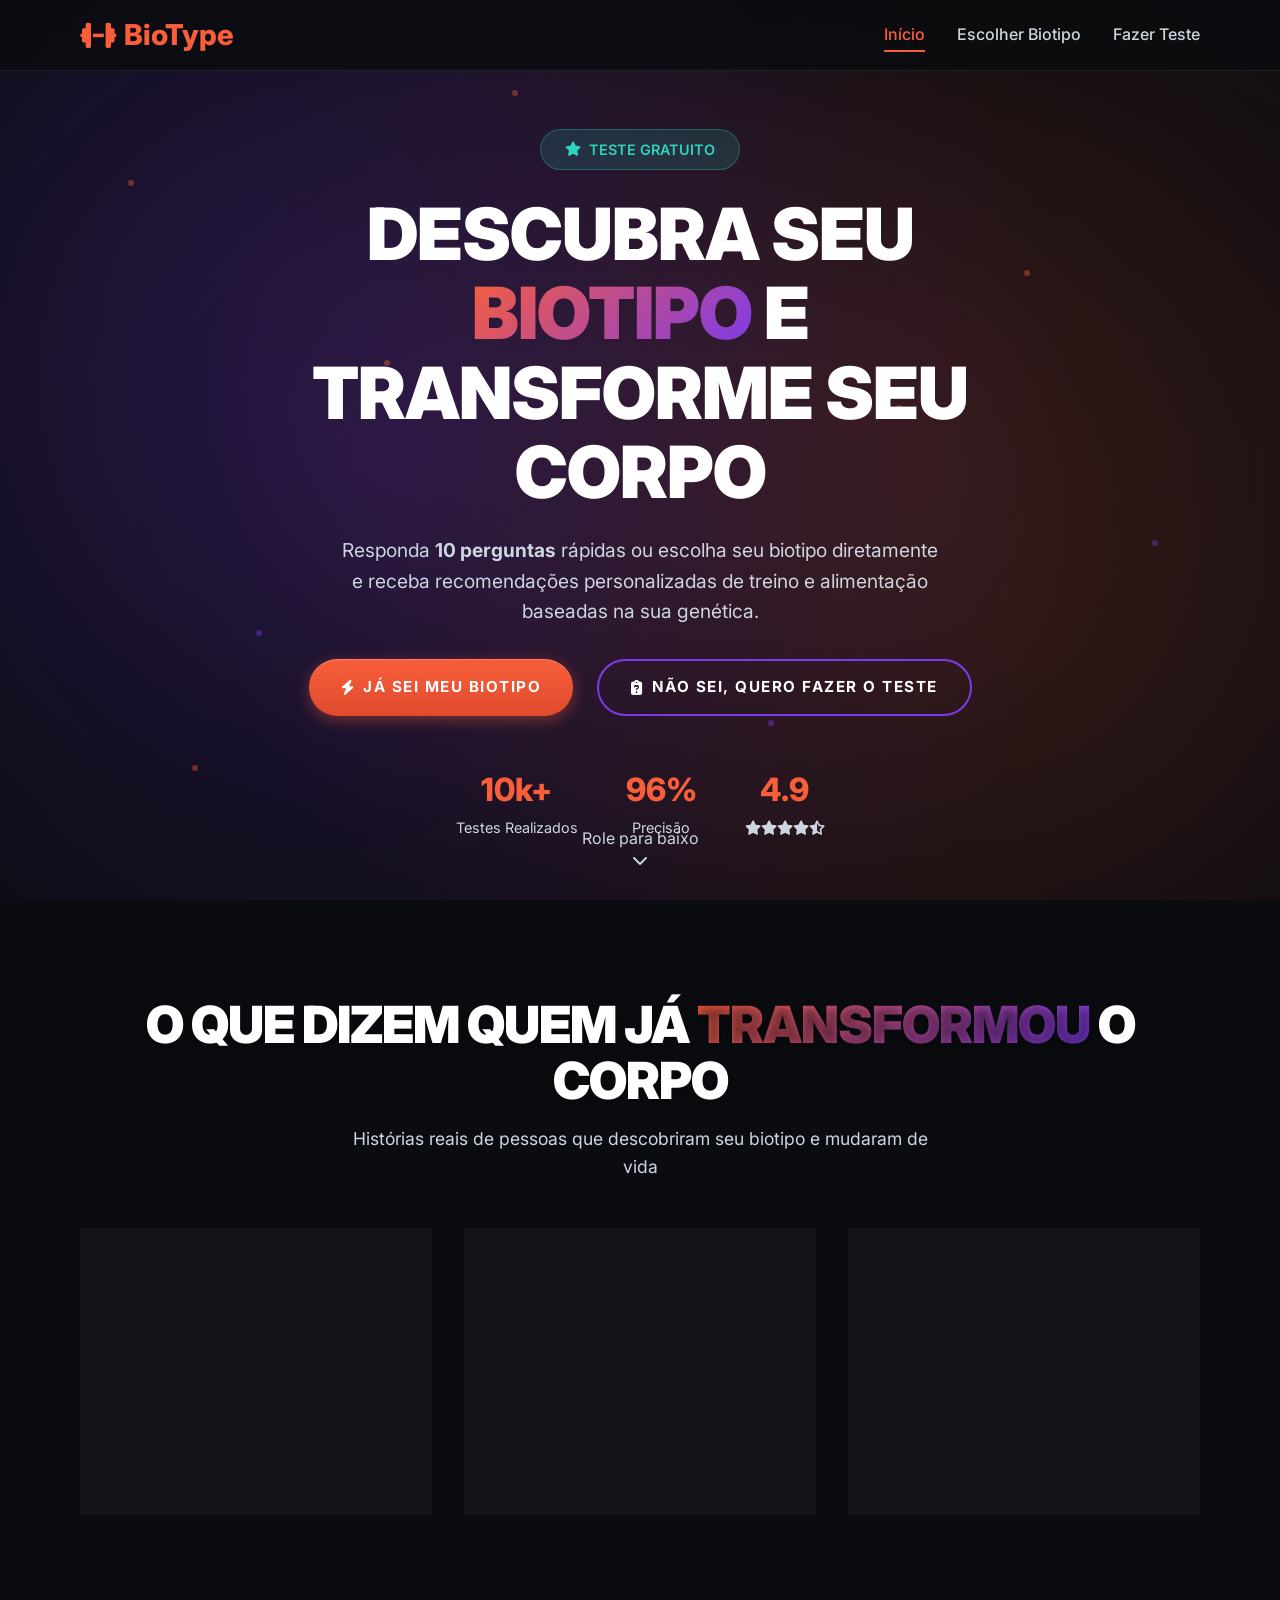
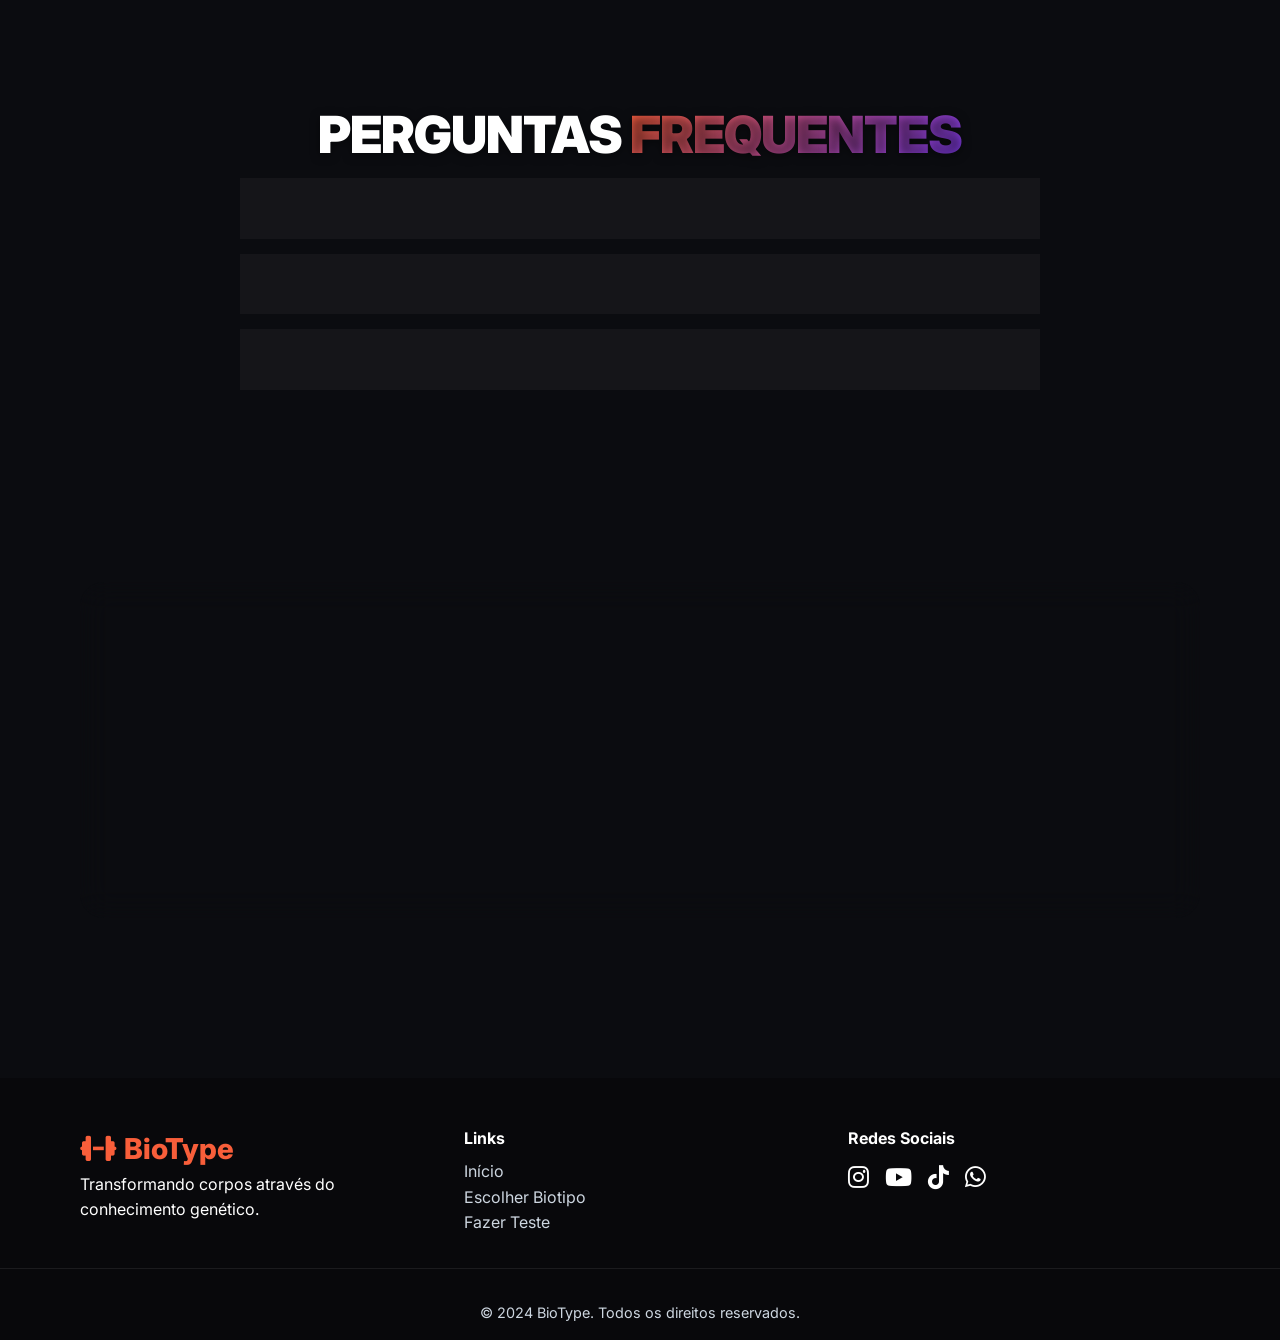
<file: index.html>
<!DOCTYPE html>
<html lang="pt-BR">
<head>
  <meta charset="UTF-8">
  <meta name="viewport" content="width=device-width, initial-scale=1.0">
  <meta name="description" content="Descubra seu biotipo corporal (Ectomorfo, Mesomorfo ou Endomorfo) e receba recomendações personalizadas de treino e alimentação.">
  <title>Descubra Seu Biotipo | Transforme Seu Corpo</title>
  <link rel="preconnect" href="https://fonts.googleapis.com">
  <link rel="preconnect" href="https://fonts.gstatic.com" crossorigin>
  <link href="https://fonts.googleapis.com/css2?family=Inter:wght@300;400;500;600;700;800;900&display=swap" rel="stylesheet">
  <link rel="stylesheet" href="https://cdnjs.cloudflare.com/ajax/libs/font-awesome/6.4.0/css/all.min.css">
  <link rel="stylesheet" href="style.css">
</head>
<body>
  <header class="header">
    <nav class="nav container">
      <a href="index.html" class="nav__logo"><i class="fa-solid fa-dumbbell"></i> BioType</a>
      <ul class="nav__list">
        <li><a href="index.html" class="nav__link active">Início</a></li>
        <li><a href="escolha.html" class="nav__link">Escolher Biotipo</a></li>
        <li><a href="questionario.html" class="nav__link">Fazer Teste</a></li>
      </ul>
      <button class="nav__toggle" aria-label="Abrir menu"><i class="fa-solid fa-bars"></i></button>
    </nav>
  </header>

  <main>
    <!-- Hero -->
    <section class="hero">
      <div class="hero__bg">
        <div class="hero__gradient"></div>
        <div class="hero__particles" aria-hidden="true">
          <span></span><span></span><span></span><span></span><span></span>
          <span></span><span></span><span></span><span></span><span></span>
        </div>
      </div>
      <div class="hero__content container">
        <span class="hero__badge fade-in-up"><i class="fa-solid fa-star"></i> TESTE GRATUITO</span>
        <h1 class="hero__title fade-in-up delay-1">DESCUBRA SEU <span class="text-gradient">BIOTIPO</span> E TRANSFORME SEU CORPO</h1>
        <p class="hero__subtitle fade-in-up delay-2">Responda <strong>10 perguntas</strong> rápidas ou escolha seu biotipo diretamente e receba recomendações personalizadas de treino e alimentação baseadas na sua genética.</p>
        <div class="hero__actions fade-in-up delay-3">
          <a href="escolha.html" class="btn btn--primary btn--pulse"><i class="fa-solid fa-bolt"></i> JÁ SEI MEU BIOTIPO</a>
          <a href="questionario.html" class="btn btn--secondary"><i class="fa-solid fa-clipboard-question"></i> NÃO SEI, QUERO FAZER O TESTE</a>
        </div>
        <div class="hero__stats fade-in-up delay-4">
          <div class="hero__stat"><span class="hero__stat-number">10k+</span><span class="hero__stat-label">Testes Realizados</span></div>
          <div class="hero__stat"><span class="hero__stat-number">96%</span><span class="hero__stat-label">Precisão</span></div>
          <div class="hero__stat"><span class="hero__stat-number">4.9</span><span class="hero__stat-label"><i class="fa-solid fa-star"></i><i class="fa-solid fa-star"></i><i class="fa-solid fa-star"></i><i class="fa-solid fa-star"></i><i class="fa-solid fa-star-half-stroke"></i></span></div>
        </div>
      </div>
      <div class="hero__scroll-indicator"><span>Role para baixo</span><i class="fa-solid fa-chevron-down"></i></div>
    </section>

    <!-- Depoimentos -->
    <section class="testimonials section" aria-labelledby="testimonials-title">
      <div class="container">
        <h2 class="section__title fade-in-up" id="testimonials-title">O QUE DIZEM QUEM JÁ <span class="text-gradient">TRANSFORMOU</span> O CORPO</h2>
        <p class="section__subtitle fade-in-up delay-1">Histórias reais de pessoas que descobriram seu biotipo e mudaram de vida</p>
        <div class="testimonials__grid">
          <article class="testimonial-card fade-in-up delay-1">
            <div class="testimonial-card__stars"><i class="fa-solid fa-star"></i><i class="fa-solid fa-star"></i><i class="fa-solid fa-star"></i><i class="fa-solid fa-star"></i><i class="fa-solid fa-star"></i></div>
            <p>"Sempre treinei como ectomorfo, mas o teste revelou que sou mesomorfo. Depois de ajustar meu treino, ganhei 8kg de massa magra em 3 meses!"</p>
            <div class="testimonial-card__author"><div class="testimonial-card__avatar"><i class="fa-solid fa-user"></i></div><div><strong>Lucas Silva</strong><span>Ectomorfo → Mesomorfo</span></div></div>
          </article>
          <article class="testimonial-card fade-in-up delay-2">
            <div class="testimonial-card__stars"><i class="fa-solid fa-star"></i><i class="fa-solid fa-star"></i><i class="fa-solid fa-star"></i><i class="fa-solid fa-star"></i><i class="fa-solid fa-star"></i></div>
            <p>"Descobri que sou endomorfa e entendi por que dietas tradicionais não funcionavam pra mim. As dicas de alimentação foram um divisor de águas. Perdi 12kg!"</p>
            <div class="testimonial-card__author"><div class="testimonial-card__avatar"><i class="fa-solid fa-user"></i></div><div><strong>Marina Costa</strong><span>Endomorfo</span></div></div>
          </article>
          <article class="testimonial-card fade-in-up delay-3">
            <div class="testimonial-card__stars"><i class="fa-solid fa-star"></i><i class="fa-solid fa-star"></i><i class="fa-solid fa-star"></i><i class="fa-solid fa-star"></i><i class="fa-solid fa-star"></i></div>
            <p>"O teste é muito preciso! Sou ectomorfo e as recomendações de treino curto e pesado fizeram toda diferença. Agora tenho um shape que nunca imaginei."</p>
            <div class="testimonial-card__author"><div class="testimonial-card__avatar"><i class="fa-solid fa-user"></i></div><div><strong>Rafael Almeida</strong><span>Ectomorfo</span></div></div>
          </article>
        </div>
      </div>
    </section>

    <!-- FAQ -->
    <section class="faq section" aria-labelledby="faq-title">
      <div class="container">
        <h2 class="section__title fade-in-up" id="faq-title">PERGUNTAS <span class="text-gradient">FREQUENTES</span></h2>
        <div class="faq__list">
          <details class="faq__item fade-in-up delay-1">
            <summary><span>O que são biotipos corporais?</span><i class="fa-solid fa-plus faq__icon"></i></summary>
            <p>Biotipos corporais (somatotipos) são classificações genéticas. Os principais: Ectomorfo (estrutura fina), Mesomorfo (atlético) e Endomorfo (tendência a acumular gordura).</p>
          </details>
          <details class="faq__item fade-in-up delay-2">
            <summary><span>O teste é gratuito?</span><i class="fa-solid fa-plus faq__icon"></i></summary>
            <p><strong>Sim, 100% gratuito!</strong> Você pode fazer o teste completo ou escolher diretamente seu biotipo. Para se aprofundar, oferecemos um Guia Completo com planos detalhados.</p>
          </details>
          <details class="faq__item fade-in-up delay-3">
            <summary><span>Como o resultado é calculado?</span><i class="fa-solid fa-plus faq__icon"></i></summary>
            <p>10 perguntas analisam estrutura óssea, metabolismo, apetite, etc. O biotipo é determinado pela maioria das respostas, com mais de 95% de precisão.</p>
          </details>
        </div>
      </div>
    </section>

    <!-- CTA final -->
    <section class="cta section">
      <div class="container">
        <div class="cta__card fade-in-up">
          <h2>PRONTO PARA DESCOBRIR SEU <span class="text-gradient">BIOTIPO</span>?</h2>
          <p>Mais de 10.000 pessoas já transformaram seus corpos com nossas recomendações personalizadas.</p>
          <a href="questionario.html" class="btn btn--primary btn--pulse btn--lg"><i class="fa-solid fa-rocket"></i> COMEÇAR TESTE AGORA</a>
        </div>
      </div>
    </section>
  </main>

  <footer class="footer">
    <div class="container footer__grid">
      <div class="footer__brand"><a href="index.html" class="footer__logo"><i class="fa-solid fa-dumbbell"></i> BioType</a><p>Transformando corpos através do conhecimento genético.</p></div>
      <div class="footer__links">
        <h4>Links</h4>
        <ul><li><a href="index.html">Início</a></li><li><a href="escolha.html">Escolher Biotipo</a></li><li><a href="questionario.html">Fazer Teste</a></li></ul>
      </div>
      <div class="footer__social">
        <h4>Redes Sociais</h4>
        <div class="footer__social-icons">
          <a href="#" aria-label="Instagram"><i class="fa-brands fa-instagram"></i></a>
          <a href="#" aria-label="YouTube"><i class="fa-brands fa-youtube"></i></a>
          <a href="#" aria-label="TikTok"><i class="fa-brands fa-tiktok"></i></a>
          <a href="#" aria-label="WhatsApp"><i class="fa-brands fa-whatsapp"></i></a>
        </div>
      </div>
    </div>
    <div class="footer__bottom"><p>&copy; 2024 BioType. Todos os direitos reservados.</p></div>
  </footer>
  <script src="script.js"></script>
</body>
</html>
</file>
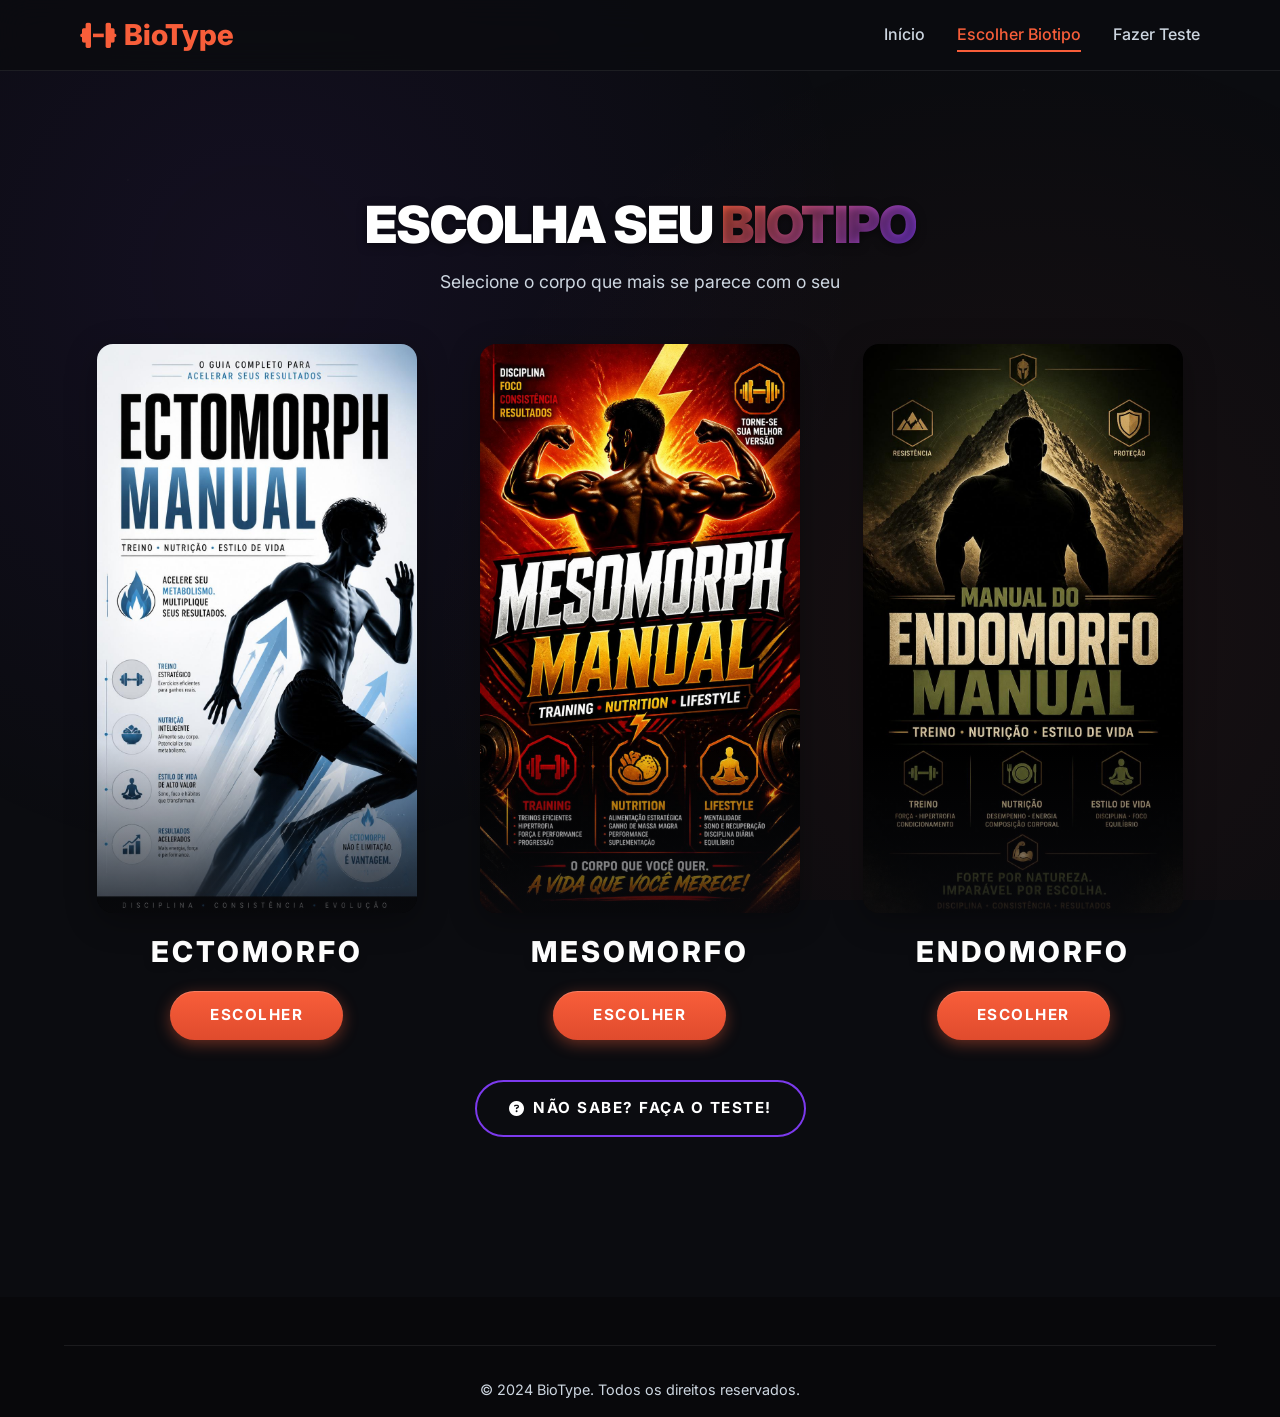
<file: escolha.html>
<!DOCTYPE html>
<html lang="pt-BR">
<head>
  <meta charset="UTF-8">
  <meta name="viewport" content="width=device-width, initial-scale=1.0">
  <title>Escolha seu Biotipo | BioType</title>
  <link rel="preconnect" href="https://fonts.googleapis.com">
  <link rel="preconnect" href="https://fonts.gstatic.com" crossorigin>
  <link href="https://fonts.googleapis.com/css2?family=Inter:wght@300;400;500;600;700;800;900&display=swap" rel="stylesheet">
  <link rel="stylesheet" href="https://cdnjs.cloudflare.com/ajax/libs/font-awesome/6.4.0/css/all.min.css">
  <link rel="stylesheet" href="style.css">
</head>
<body>
  <header class="header">
    <nav class="nav container">
      <a href="index.html" class="nav__logo"><i class="fa-solid fa-dumbbell"></i> BioType</a>
      <ul class="nav__list">
        <li><a href="index.html" class="nav__link">Início</a></li>
        <li><a href="escolha.html" class="nav__link active">Escolher Biotipo</a></li>
        <li><a href="questionario.html" class="nav__link">Fazer Teste</a></li>
      </ul>
      <button class="nav__toggle" aria-label="Abrir menu"><i class="fa-solid fa-bars"></i></button>
    </nav>
  </header>

  <main class="page-container">
    <section class="escolha section">
      <div class="container">
        <h1 class="section__title fade-in-up">ESCOLHA SEU <span class="text-gradient">BIOTIPO</span></h1>
        <p class="section__subtitle fade-in-up delay-1">Selecione o corpo que mais se parece com o seu</p>

        <div class="biotype-grid fade-in-up delay-2">
          <!-- Ectomorfo -->
          <div class="biotype-wrapper">
            <div class="biotype-card">
              <img src="assets/ectomorfo.png" alt="Ectomorfo">
            </div>
            <h3>ECTOMORFO</h3>
            <a href="resultado.html?biotipo=ectomorfo" class="btn btn--primary">ESCOLHER</a>
          </div>

          <!-- Mesomorfo -->
          <div class="biotype-wrapper">
            <div class="biotype-card">
              <img src="assets/mesomorfo.png" alt="Mesomorfo">
            </div>
            <h3>MESOMORFO</h3>
            <a href="resultado.html?biotipo=mesomorfo" class="btn btn--primary">ESCOLHER</a>
          </div>

          <!-- Endomorfo -->
          <div class="biotype-wrapper">
            <div class="biotype-card">
              <img src="assets/endomorfo.png" alt="Endomorfo">
            </div>
            <h3>ENDOMORFO</h3>
            <a href="resultado.html?biotipo=endomorfo" class="btn btn--primary">ESCOLHER</a>
          </div>
        </div>

        <div class="text-center fade-in-up delay-3">
          <a href="questionario.html" class="btn btn--secondary">
            <i class="fa-solid fa-circle-question"></i> NÃO SABE? FAÇA O TESTE!
          </a>
        </div>
      </div>
    </section>
  </main>

  <footer class="footer">
    <div class="container footer__bottom"><p>&copy; 2024 BioType. Todos os direitos reservados.</p></div>
  </footer>
  <script src="script.js"></script>
</body>
</html>
</file>
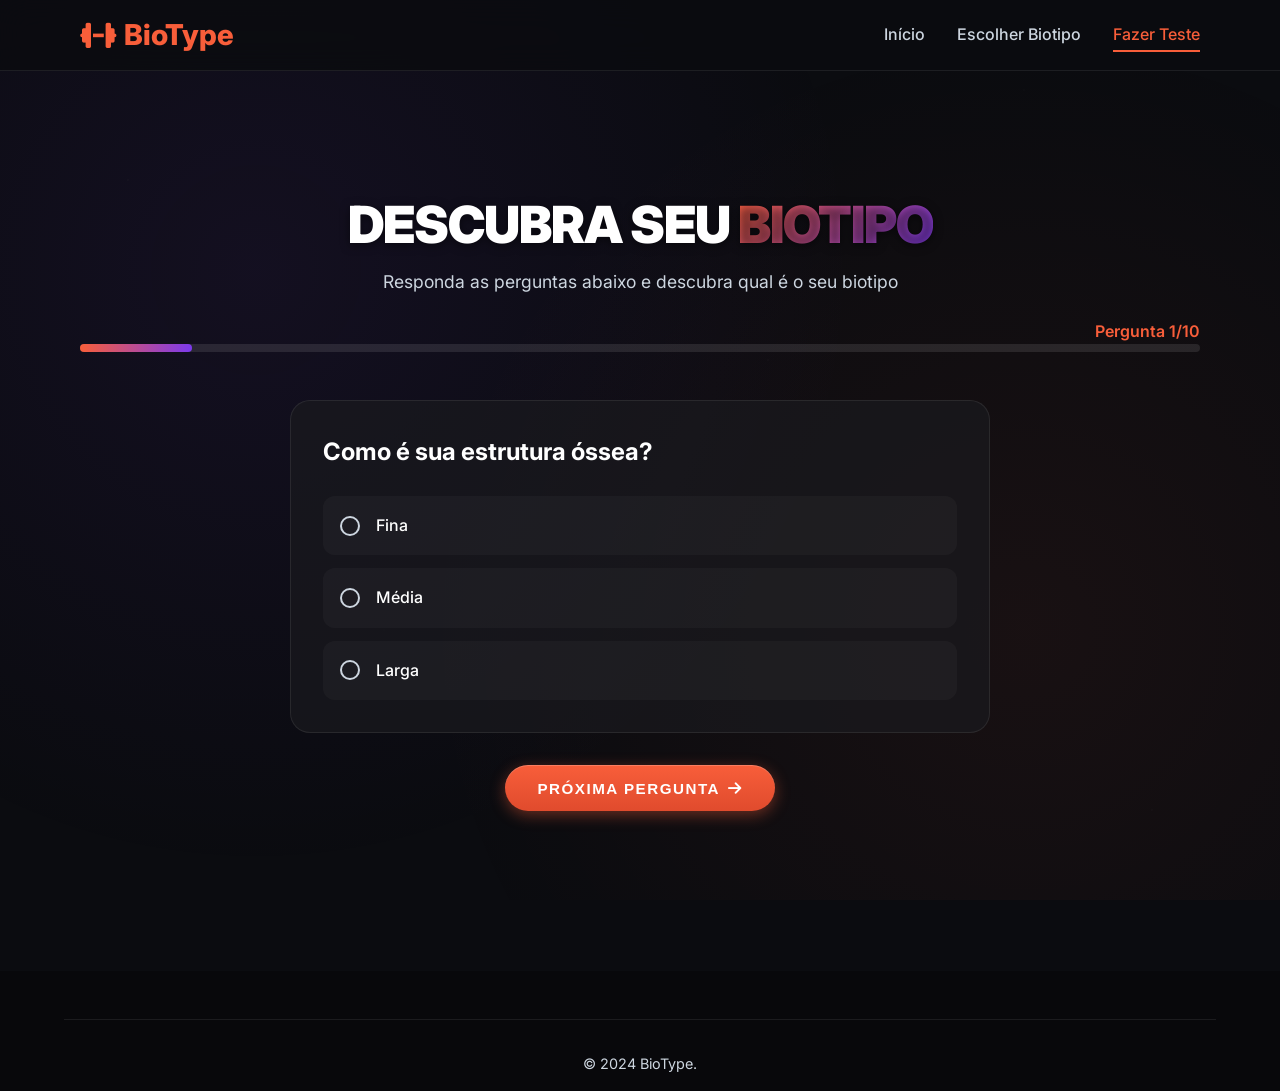
<file: questionario.html>
<!DOCTYPE html>
<html lang="pt-BR">
<head>
  <meta charset="UTF-8">
  <meta name="viewport" content="width=device-width, initial-scale=1.0">
  <title>Questionário do Biotipo | BioType</title>
  <link rel="preconnect" href="https://fonts.googleapis.com">
  <link rel="preconnect" href="https://fonts.gstatic.com" crossorigin>
  <link href="https://fonts.googleapis.com/css2?family=Inter:wght@300;400;500;600;700;800;900&display=swap" rel="stylesheet">
  <link rel="stylesheet" href="https://cdnjs.cloudflare.com/ajax/libs/font-awesome/6.4.0/css/all.min.css">
  <link rel="stylesheet" href="style.css">
</head>
<body>
  <header class="header">
    <nav class="nav container">
      <a href="index.html" class="nav__logo"><i class="fa-solid fa-dumbbell"></i> BioType</a>
      <ul class="nav__list">
        <li><a href="index.html" class="nav__link">Início</a></li>
        <li><a href="escolha.html" class="nav__link">Escolher Biotipo</a></li>
        <li><a href="questionario.html" class="nav__link active">Fazer Teste</a></li>
      </ul>
      <button class="nav__toggle" aria-label="Abrir menu"><i class="fa-solid fa-bars"></i></button>
    </nav>
  </header>

  <main class="page-container">
    <section class="quiz section">
      <div class="container">
        <h1 class="section__title fade-in-up">DESCUBRA SEU <span class="text-gradient">BIOTIPO</span></h1>
        <p class="section__subtitle fade-in-up delay-1">Responda as perguntas abaixo e descubra qual é o seu biotipo</p>

        <!-- Barra de progresso -->
        <div class="progress-bar fade-in-up delay-2" aria-label="Progresso do questionário" aria-valuemin="0" aria-valuemax="100" aria-valuenow="0">
          <div class="progress-bar__fill" id="progressFill"></div>
          <span class="progress-bar__text" id="progressText">Pergunta 1/10</span>
        </div>

        <!-- Container das perguntas -->
        <div id="quiz-container" class="quiz__container fade-in-up delay-3">
          <!-- As perguntas serão geradas dinamicamente pelo JavaScript -->
        </div>

        <!-- Botão de navegação -->
        <div class="quiz__actions fade-in-up delay-4">
          <button id="nextBtn" class="btn btn--primary" disabled>
            <span id="nextBtnText">PRÓXIMA PERGUNTA</span>
            <i class="fa-solid fa-arrow-right"></i>
          </button>
        </div>
      </div>
    </section>
  </main>

  <footer class="footer">
    <div class="container footer__bottom"><p>&copy; 2024 BioType.</p></div>
  </footer>
  <script src="script.js"></script>
</body>
</html>
</file>
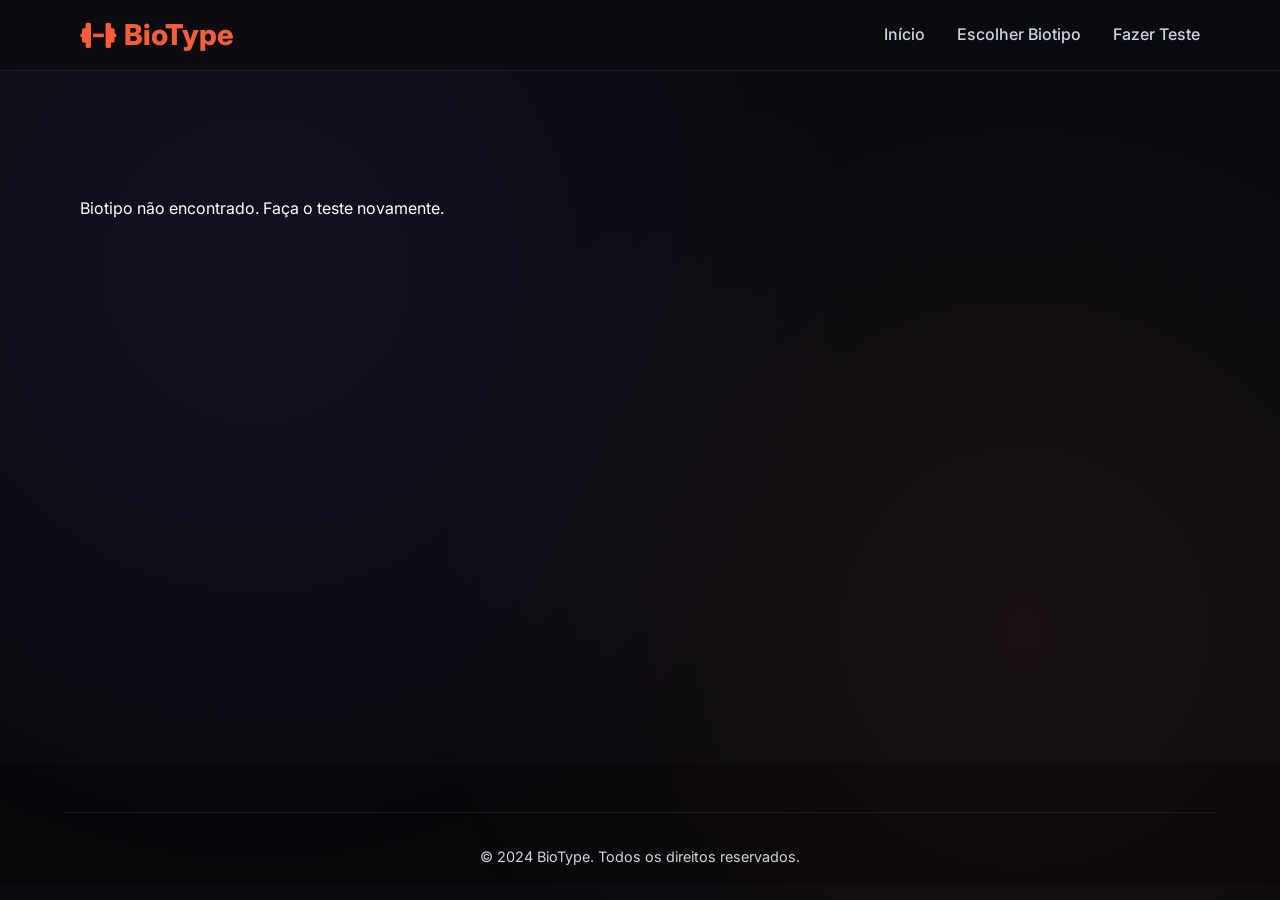
<file: resultado.html>
<!DOCTYPE html>
<html lang="pt-BR">
<head>
  <meta charset="UTF-8">
  <meta name="viewport" content="width=device-width, initial-scale=1.0">
  <title>Seu Biotipo | BioType</title>
  <link rel="preconnect" href="https://fonts.googleapis.com">
  <link rel="preconnect" href="https://fonts.gstatic.com" crossorigin>
  <link href="https://fonts.googleapis.com/css2?family=Inter:wght@300;400;500;600;700;800;900&display=swap" rel="stylesheet">
  <link rel="stylesheet" href="https://cdnjs.cloudflare.com/ajax/libs/font-awesome/6.4.0/css/all.min.css">
  <link rel="stylesheet" href="style.css">
  <style>
    /* Garantir que a imagem no resultado fique redonda e com borda */
    .resultado__image {
      width: 180px;
      height: 180px;
      margin: 0 auto 1.5rem;
      border-radius: 50%;
      overflow: hidden;
      border: 4px solid var(--primary);
      box-shadow: 0 0 30px rgba(248, 94, 58, 0.5);
      background: var(--bg-card);
    }
    .resultado__image img {
      width: 100%;
      height: 100%;
      object-fit: cover;
    }
    /* Ajuste para SVG se não usar imagem */
    .resultado__image svg {
      width: 100%;
      height: 100%;
      color: var(--primary);
    }
  </style>
</head>
<body>
  <header class="header">
    <nav class="nav container">
      <a href="index.html" class="nav__logo"><i class="fa-solid fa-dumbbell"></i> BioType</a>
      <ul class="nav__list">
        <li><a href="index.html" class="nav__link">Início</a></li>
        <li><a href="escolha.html" class="nav__link">Escolher Biotipo</a></li>
        <li><a href="questionario.html" class="nav__link">Fazer Teste</a></li>
      </ul>
      <button class="nav__toggle" aria-label="Abrir menu"><i class="fa-solid fa-bars"></i></button>
    </nav>
  </header>

  <main class="page-container">
    <section class="resultado section">
      <div class="container">
        <div id="resultado-content">
          <!-- Conteúdo preenchido pelo JavaScript -->
        </div>
      </div>
    </section>
  </main>

  <footer class="footer">
    <div class="container footer__bottom"><p>&copy; 2024 BioType. Todos os direitos reservados.</p></div>
  </footer>
  <script src="script.js"></script>
</body>
</html>
</file>
<file: style.css>
/* ==================== RESET & VARIÁVEIS ==================== */
*,
*::before,
*::after {
  margin: 0;
  padding: 0;
  box-sizing: border-box;
}

:root {
  --bg-primary: #0B0C10;
  --bg-card: #1A1A1F;
  --primary: #F85E3A;
  --primary-dark: #E04B2D;
  --secondary: #7C3AED;
  --accent: #2DD4BF;
  --text-light: #FFFFFF;
  --text-muted: #CDD6E0;
  --glass-bg: rgba(26, 26, 31, 0.7);
  --glass-border: rgba(255, 255, 255, 0.08);
  --shadow: 0 8px 32px rgba(0, 0, 0, 0.3);
  --radius: 16px;
  --transition: 0.3s ease;
  --font: 'Inter', sans-serif;
}

html {
  scroll-behavior: smooth;
}

body {
  font-family: var(--font);
  background: var(--bg-primary);
  color: var(--text-light);
  min-height: 100vh;
  line-height: 1.6;
  overflow-x: hidden;
  position: relative;
}

/* Partículas sutis no fundo (estáticas) */
body::before {
  content: '';
  position: fixed;
  top: 0;
  left: 0;
  width: 100%;
  height: 100%;
  background-image: radial-gradient(circle at 20% 30%, rgba(124, 58, 237, 0.08) 0%, transparent 50%),
                    radial-gradient(circle at 80% 70%, rgba(248, 94, 58, 0.06) 0%, transparent 50%),
                    radial-gradient(1px 1px at 10% 20%, rgba(255,255,255,0.05), transparent),
                    radial-gradient(1px 1px at 30% 70%, rgba(255,255,255,0.03), transparent),
                    radial-gradient(1px 1px at 60% 40%, rgba(255,255,255,0.04), transparent),
                    radial-gradient(1px 1px at 80% 10%, rgba(255,255,255,0.03), transparent),
                    radial-gradient(1px 1px at 90% 90%, rgba(255,255,255,0.04), transparent);
  pointer-events: none;
  z-index: 0;
}

.container {
  width: 90%;
  max-width: 1200px;
  margin: 0 auto;
  padding: 0 1rem;
  position: relative;
  z-index: 1;
}

a {
  text-decoration: none;
  color: inherit;
}

img {
  max-width: 100%;
  display: block;
}

/* ==================== TIPOGRAFIA ==================== */
.text-gradient {
  background: linear-gradient(135deg, var(--primary), var(--secondary));
  -webkit-background-clip: text;
  -webkit-text-fill-color: transparent;
  background-clip: text;
}

.section__title {
  font-size: clamp(2.2rem, 5vw, 3.2rem);
  font-weight: 900;
  text-align: center;
  margin-bottom: 1rem;
  line-height: 1.1;
  letter-spacing: -1px;
  text-shadow: 0 2px 10px rgba(0,0,0,0.5);
}

.section__subtitle {
  text-align: center;
  color: var(--text-muted);
  font-size: 1.1rem;
  font-weight: 400;
  max-width: 600px;
  margin: 0 auto 3rem;
}

/* ==================== BOTÕES ==================== */
.btn {
  display: inline-flex;
  align-items: center;
  justify-content: center;
  gap: 0.5rem;
  padding: 0.9rem 2rem;
  border-radius: 50px;
  font-weight: 700;
  font-size: 0.95rem;
  transition: all var(--transition);
  cursor: pointer;
  border: none;
  background: transparent;
  color: var(--text-light);
  text-transform: uppercase;
  letter-spacing: 1.5px;
  box-shadow: 0 4px 15px rgba(0,0,0,0.2);
  position: relative;
  overflow: hidden;
}

.btn--primary {
  background: linear-gradient(180deg, var(--primary) 0%, var(--primary-dark) 100%);
  box-shadow: 0 4px 15px rgba(248, 94, 58, 0.4), inset 0 1px 0 rgba(255,255,255,0.2);
}

.btn--primary:hover {
  transform: translateY(-3px);
  box-shadow: 0 8px 25px rgba(248, 94, 58, 0.6), inset 0 1px 0 rgba(255,255,255,0.3);
}

.btn--primary:active {
  transform: scale(0.95);
}

.btn--secondary {
  background: transparent;
  border: 2px solid var(--secondary);
  color: var(--text-light);
  box-shadow: none;
}

.btn--secondary:hover {
  background: var(--secondary);
  border-color: var(--secondary);
  transform: translateY(-2px);
  box-shadow: 0 8px 20px rgba(124, 58, 237, 0.3);
}

.btn--pulse {
  animation: pulse 2s infinite;
}

.btn--lg {
  padding: 1.1rem 2.5rem;
  font-size: 1.1rem;
}

@keyframes pulse {
  0% { box-shadow: 0 0 0 0 rgba(248, 94, 58, 0.7); }
  70% { box-shadow: 0 0 0 15px rgba(248, 94, 58, 0); }
  100% { box-shadow: 0 0 0 0 rgba(248, 94, 58, 0); }
}

/* ==================== HEADER / NAV ==================== */
.header {
  position: fixed;
  top: 0;
  left: 0;
  width: 100%;
  z-index: 100;
  background: rgba(11, 12, 16, 0.85);
  backdrop-filter: blur(15px);
  border-bottom: 1px solid var(--glass-border);
}

.nav {
  display: flex;
  align-items: center;
  justify-content: space-between;
  height: 70px;
}

.nav__logo {
  font-size: 1.8rem;
  font-weight: 800;
  color: var(--primary);
  display: flex;
  align-items: center;
  gap: 0.5rem;
}

.nav__list {
  display: flex;
  list-style: none;
  gap: 2rem;
}

.nav__link {
  font-weight: 500;
  position: relative;
  padding: 0.5rem 0;
  color: var(--text-muted);
  transition: color var(--transition);
}

.nav__link:hover,
.nav__link.active {
  color: var(--primary);
}

.nav__link.active::after {
  content: '';
  position: absolute;
  bottom: 0;
  left: 0;
  width: 100%;
  height: 2px;
  background: var(--primary);
}

.nav__toggle {
  display: none;
  background: none;
  border: none;
  color: var(--text-light);
  font-size: 1.5rem;
  cursor: pointer;
}

@media (max-width: 768px) {
  .nav__list {
    position: fixed;
    top: 70px;
    left: 0;
    width: 100%;
    flex-direction: column;
    background: rgba(11, 12, 16, 0.95);
    backdrop-filter: blur(20px);
    padding: 2rem;
    gap: 1.5rem;
    transform: translateY(-150%);
    transition: transform 0.4s ease;
    border-bottom: 1px solid var(--glass-border);
  }
  .nav__list.active {
    transform: translateY(0);
  }
  .nav__toggle {
    display: block;
  }
}

/* ==================== HERO ==================== */
.hero {
  min-height: 100vh;
  display: flex;
  align-items: center;
  justify-content: center;
  text-align: center;
  position: relative;
  overflow: hidden;
  padding-top: 70px;
}

.hero__bg {
  position: absolute;
  top: 0;
  left: 0;
  width: 100%;
  height: 100%;
  z-index: 0;
}

.hero__gradient {
  position: absolute;
  inset: 0;
  background: radial-gradient(circle at 30% 50%, rgba(124, 58, 237, 0.2), transparent 70%),
              radial-gradient(circle at 70% 50%, rgba(248, 94, 58, 0.15), transparent 70%);
}

.hero__particles span {
  position: absolute;
  display: block;
  width: 6px;
  height: 6px;
  background: var(--primary);
  border-radius: 50%;
  opacity: 0.4;
  animation: float 6s infinite ease-in-out;
}

.hero__particles span:nth-child(1) { left: 10%; top: 20%; animation-delay: 0s; }
.hero__particles span:nth-child(2) { left: 20%; top: 70%; animation-delay: 1s; background: var(--secondary); }
.hero__particles span:nth-child(3) { left: 40%; top: 10%; animation-delay: 2s; }
.hero__particles span:nth-child(4) { left: 60%; top: 80%; animation-delay: 0.5s; background: var(--secondary); }
.hero__particles span:nth-child(5) { left: 80%; top: 30%; animation-delay: 1.5s; }
.hero__particles span:nth-child(6) { left: 90%; top: 60%; animation-delay: 2.5s; background: var(--secondary); }
.hero__particles span:nth-child(7) { left: 15%; top: 85%; animation-delay: 3s; }
.hero__particles span:nth-child(8) { left: 70%; top: 45%; animation-delay: 0.8s; }
.hero__particles span:nth-child(9) { left: 50%; top: 50%; animation-delay: 2.2s; background: var(--secondary); }
.hero__particles span:nth-child(10) { left: 30%; top: 40%; animation-delay: 1.8s; }

@keyframes float {
  0%, 100% { transform: translateY(0) scale(1); opacity: 0.4; }
  50% { transform: translateY(-30px) scale(1.3); opacity: 0.8; }
}

.hero__content {
  position: relative;
  z-index: 2;
  max-width: 800px;
}

.hero__badge {
  display: inline-flex;
  align-items: center;
  gap: 0.5rem;
  background: rgba(45, 212, 191, 0.15);
  color: var(--accent);
  padding: 0.5rem 1.5rem;
  border-radius: 50px;
  font-weight: 600;
  font-size: 0.9rem;
  margin-bottom: 1.5rem;
  border: 1px solid rgba(45, 212, 191, 0.3);
}

.hero__title {
  font-size: clamp(2.5rem, 6vw, 4.5rem);
  font-weight: 900;
  line-height: 1.1;
  margin-bottom: 1.5rem;
  letter-spacing: -1px;
}

.hero__subtitle {
  font-size: 1.2rem;
  color: var(--text-muted);
  margin-bottom: 2rem;
  max-width: 600px;
  margin-left: auto;
  margin-right: auto;
}

.hero__actions {
  display: flex;
  gap: 1.5rem;
  justify-content: center;
  flex-wrap: wrap;
  margin-bottom: 3rem;
}

.hero__stats {
  display: flex;
  justify-content: center;
  gap: 3rem;
  flex-wrap: wrap;
}

.hero__stat {
  text-align: center;
}

.hero__stat-number {
  font-size: 2rem;
  font-weight: 800;
  display: block;
  color: var(--primary);
}

.hero__stat-label {
  font-size: 0.9rem;
  color: var(--text-muted);
}

.hero__scroll-indicator {
  position: absolute;
  bottom: 2rem;
  left: 50%;
  transform: translateX(-50%);
  display: flex;
  flex-direction: column;
  align-items: center;
  color: var(--text-muted);
  animation: bounce 2s infinite;
}

@keyframes bounce {
  0%, 100% { transform: translateX(-50%) translateY(0); }
  50% { transform: translateX(-50%) translateY(10px); }
}

/* ==================== SEÇÕES GERAIS ==================== */
.section {
  padding: 6rem 0;
}

.page-container {
  padding-top: 100px;
  min-height: calc(100vh - 200px);
}

/* ==================== DEPOIMENTOS ==================== */
.testimonials__grid {
  display: grid;
  grid-template-columns: repeat(auto-fit, minmax(300px, 1fr));
  gap: 2rem;
}

.testimonial-card {
  background: var(--glass-bg);
  backdrop-filter: blur(12px);
  border: 1px solid var(--glass-border);
  border-radius: var(--radius);
  padding: 2rem;
  transition: transform var(--transition), box-shadow var(--transition);
}

.testimonial-card:hover {
  transform: translateY(-8px);
  box-shadow: 0 10px 30px rgba(0,0,0,0.4);
}

.testimonial-card__stars {
  color: var(--primary);
  margin-bottom: 1rem;
}

.testimonial-card__text {
  font-style: italic;
  margin-bottom: 1.5rem;
  color: var(--text-muted);
}

.testimonial-card__author {
  display: flex;
  align-items: center;
  gap: 1rem;
}

.testimonial-card__avatar {
  width: 50px;
  height: 50px;
  background: rgba(255,255,255,0.1);
  border-radius: 50%;
  display: flex;
  align-items: center;
  justify-content: center;
  font-size: 1.5rem;
}

/* ==================== FAQ ==================== */
.faq__list {
  max-width: 800px;
  margin: 0 auto;
  display: flex;
  flex-direction: column;
  gap: 1rem;
}

.faq__item {
  background: var(--glass-bg);
  backdrop-filter: blur(12px);
  border: 1px solid var(--glass-border);
  border-radius: var(--radius);
  padding: 1rem 1.5rem;
  cursor: pointer;
}

.faq__item summary {
  display: flex;
  justify-content: space-between;
  align-items: center;
  font-weight: 600;
  list-style: none;
}

.faq__icon {
  transition: transform 0.3s ease;
}

.faq__item[open] .faq__icon {
  transform: rotate(45deg);
}

.faq__item p {
  margin-top: 1rem;
  color: var(--text-muted);
}

/* ==================== CTA ==================== */
.cta__card {
  background: linear-gradient(135deg, rgba(124, 58, 237, 0.15), rgba(248, 94, 58, 0.1));
  backdrop-filter: blur(15px);
  border: 1px solid var(--glass-border);
  border-radius: 24px;
  padding: 4rem 2rem;
  text-align: center;
}

.cta__card h2 {
  font-size: 2.5rem;
  margin-bottom: 1rem;
}

.cta__card p {
  margin-bottom: 2rem;
  font-size: 1.2rem;
}

/* ==================== ESCOLHA DE BIOTIPO ==================== */
.biotype-grid {
  display: grid;
  grid-template-columns: repeat(3, 1fr);
  gap: 30px;
  margin-bottom: 2.5rem;
}

.biotype-wrapper {
  display: flex;
  flex-direction: column;
  align-items: center;
  gap: 16px;
}

.biotype-card {
  width: 100%;
  max-width: 320px;
  aspect-ratio: 9 / 16;
  border-radius: var(--radius);
  overflow: hidden;
  box-shadow: var(--shadow);
  transition: transform 0.3s ease, box-shadow 0.3s ease, outline 0.3s ease;
  position: relative;
}

/* Overlay gradiente na parte inferior para destacar nome */
.biotype-card::after {
  content: '';
  position: absolute;
  bottom: 0;
  left: 0;
  width: 100%;
  height: 30%;
  background: linear-gradient(to top, rgba(11, 12, 16, 0.7), transparent);
  pointer-events: none;
  z-index: 1;
  transition: opacity 0.3s;
}

.biotype-card:hover {
  transform: scale(1.03);
  box-shadow: 0 16px 50px rgba(248, 94, 58, 0.2);
  outline: 2px solid var(--primary);
  outline-offset: 2px;
}

.biotype-card:hover::after {
  opacity: 0.8;
}

.biotype-card img {
  width: 100%;
  height: 100%;
  object-fit: cover;
  display: block;
  transition: filter 0.3s;
}

.biotype-card:hover img {
  filter: brightness(1.1);
}

.biotype-wrapper h3 {
  font-size: 1.8rem;
  font-weight: 800;
  color: var(--text-light);
  letter-spacing: 3px;
  margin: 0;
  text-transform: uppercase;
  text-shadow: 0 2px 8px rgba(0,0,0,0.3);
}

.biotype-wrapper .btn {
  padding: 12px 40px;
}

/* ==================== QUESTIONÁRIO ==================== */
.progress-bar {
  width: 100%;
  height: 8px;
  background: rgba(255,255,255,0.1);
  border-radius: 10px;
  margin-bottom: 3rem;
  position: relative;
}

.progress-bar__fill {
  height: 100%;
  background: linear-gradient(90deg, var(--primary), var(--secondary));
  border-radius: 10px;
  width: 0%;
  transition: width 0.5s ease;
}

.progress-bar__text {
  position: absolute;
  right: 0;
  top: -25px;
  font-weight: 600;
  color: var(--primary);
}

.quiz__container {
  max-width: 700px;
  margin: 0 auto;
  min-height: 300px;
}

.quiz__question {
  background: var(--glass-bg);
  backdrop-filter: blur(12px);
  border: 1px solid var(--glass-border);
  border-radius: 20px;
  padding: 2rem;
  margin-bottom: 1.5rem;
}

.quiz__question h3 {
  font-size: 1.5rem;
  margin-bottom: 1.5rem;
  color: var(--text-light);
}

.quiz__options {
  display: flex;
  flex-direction: column;
  gap: 0.8rem;
}

.quiz__option {
  display: flex;
  align-items: center;
  gap: 1rem;
  padding: 1rem;
  border-radius: 12px;
  background: rgba(255,255,255,0.03);
  border: 1px solid transparent;
  cursor: pointer;
  transition: all 0.2s ease;
  font-weight: 500;
}

.quiz__option:hover {
  background: rgba(124, 58, 237, 0.15);
}

.quiz__option.selected {
  background: rgba(124, 58, 237, 0.25);
  border-color: var(--secondary);
  box-shadow: 0 0 15px rgba(124, 58, 237, 0.3);
}

.quiz__option input[type="radio"] {
  appearance: none;
  width: 20px;
  height: 20px;
  border: 2px solid var(--text-muted);
  border-radius: 50%;
  position: relative;
  transition: all 0.2s;
}

.quiz__option input[type="radio"]:checked {
  border-color: var(--secondary);
  background: var(--secondary);
  box-shadow: 0 0 8px var(--secondary);
}

.quiz__option input[type="radio"]:checked::after {
  content: '';
  position: absolute;
  top: 4px;
  left: 4px;
  width: 8px;
  height: 8px;
  background: white;
  border-radius: 50%;
}

.quiz__actions {
  text-align: center;
  margin-top: 2rem;
}

/* ==================== RESULTADO (premium) ==================== */
.resultado__card {
  text-align: center;
  background: var(--glass-bg);
  backdrop-filter: blur(15px);
  border: 1px solid var(--glass-border);
  border-radius: 30px;
  padding: 3rem 2rem;
  max-width: 800px;
  margin: 0 auto;
}

.resultado__title {
  font-size: 2.8rem;
  font-weight: 900;
  margin: 1.5rem 0 0.5rem;
  letter-spacing: -1px;
}

.resultado__image {
  width: 180px;
  height: 180px;
  margin: 0 auto;
  border-radius: 50%;
  overflow: hidden;
  border: 4px solid var(--primary);
  box-shadow: 0 0 30px rgba(248, 94, 58, 0.5);
  background: var(--bg-card);
}

.resultado__image img {
  width: 100%;
  height: 100%;
  object-fit: cover;
}

.resultado__desc {
  font-size: 1.1rem;
  margin-bottom: 2rem;
  color: var(--text-muted);
  max-width: 600px;
  margin-left: auto;
  margin-right: auto;
}

.resultado__info {
  text-align: left;
  display: grid;
  grid-template-columns: repeat(auto-fit, minmax(250px, 1fr));
  gap: 1.5rem;
  margin-bottom: 2rem;
}

.resultado__box {
  background: rgba(255,255,255,0.03);
  border-radius: var(--radius);
  padding: 1.5rem;
  border: 1px solid var(--glass-border);
  transition: transform 0.2s;
}

.resultado__box:hover {
  transform: translateY(-3px);
  border-color: var(--primary);
}

.resultado__box h3 {
  color: var(--primary);
  margin-bottom: 0.8rem;
  display: flex;
  align-items: center;
  gap: 0.5rem;
}

.resultado__box h3 i {
  color: var(--secondary);
}

.resultado__actions {
  display: flex;
  gap: 1rem;
  justify-content: center;
  flex-wrap: wrap;
  margin-top: 2rem;
}

/* Badge de garantia */
.garantia-badge {
  display: inline-flex;
  align-items: center;
  gap: 0.5rem;
  background: rgba(45, 212, 191, 0.1);
  color: var(--accent);
  padding: 0.5rem 1.2rem;
  border-radius: 50px;
  font-size: 0.9rem;
  margin-top: 1rem;
  border: 1px solid rgba(45, 212, 191, 0.3);
}

/* Depoimento específico no resultado */
.resultado__depoimento {
  background: var(--glass-bg);
  border: 1px solid var(--glass-border);
  border-radius: var(--radius);
  padding: 1.5rem;
  margin-top: 2rem;
  text-align: left;
  font-style: italic;
}

/* ==================== FOOTER ==================== */
.footer {
  background: rgba(0,0,0,0.3);
  padding: 3rem 0 1rem;
  margin-top: 4rem;
}

.footer__grid {
  display: grid;
  grid-template-columns: repeat(auto-fit, minmax(200px, 1fr));
  gap: 2rem;
  margin-bottom: 2rem;
}

.footer__logo {
  font-size: 1.8rem;
  font-weight: 800;
  color: var(--primary);
  display: flex;
  align-items: center;
  gap: 0.5rem;
}

.footer__links ul {
  list-style: none;
  margin-top: 0.5rem;
}

.footer__links a {
  color: var(--text-muted);
  transition: color 0.2s;
}

.footer__links a:hover {
  color: var(--primary);
}

.footer__social-icons {
  display: flex;
  gap: 1rem;
  margin-top: 0.5rem;
  font-size: 1.5rem;
}

.footer__bottom {
  text-align: center;
  padding-top: 2rem;
  border-top: 1px solid var(--glass-border);
  color: var(--text-muted);
  font-size: 0.9rem;
}

/* ==================== ANIMAÇÕES ==================== */
.fade-in-up {
  opacity: 0;
  transform: translateY(30px);
  animation: fadeInUp 0.6s ease forwards;
}

.delay-1 { animation-delay: 0.2s; }
.delay-2 { animation-delay: 0.4s; }
.delay-3 { animation-delay: 0.6s; }
.delay-4 { animation-delay: 0.8s; }

@keyframes fadeInUp {
  to {
    opacity: 1;
    transform: translateY(0);
  }
}

.fade-transition {
  animation: fadeTransition 0.3s ease;
}

@keyframes fadeTransition {
  from { opacity: 0; transform: translateY(10px); }
  to { opacity: 1; transform: translateY(0); }
}

.mt-2 { margin-top: 2rem; }
.text-center { text-align: center; }
</file>
